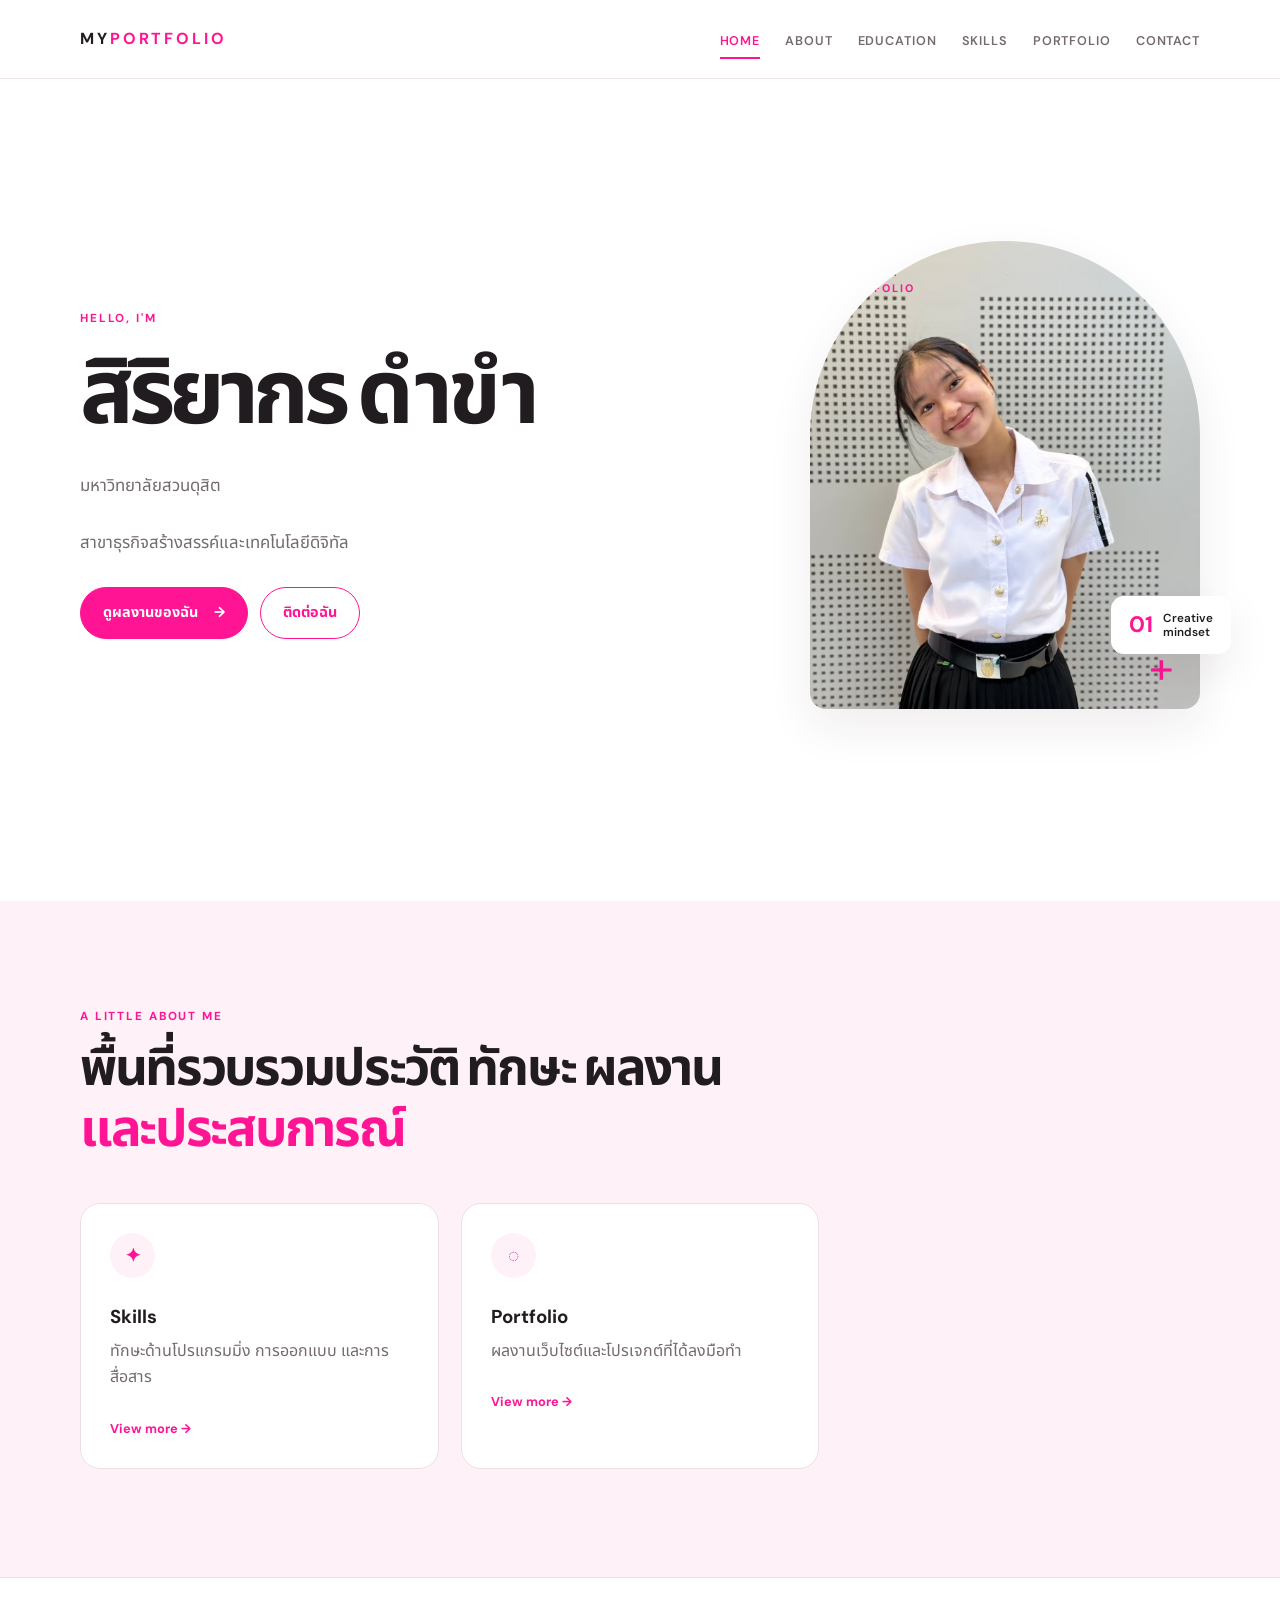
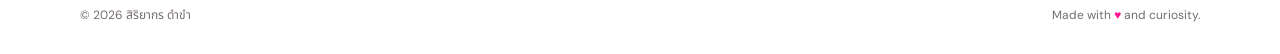
<file: index.html>
<!doctype html>
<html lang="th">
<head>
  <meta charset="utf-8">
  <meta name="viewport" content="width=device-width, initial-scale=1">
  <meta name="description" content="เว็บไซต์ประวัติส่วนตัวและแฟ้มสะสมผลงานของนักศึกษา">
  <title>หน้าแรก | My Personal Portfolio</title>
  <link rel="stylesheet" href="css/style.css">
</head>
<body data-page="home">
  <header class="site-header">
    <div class="container nav-wrap">
      <a class="brand" href="index.html" aria-label="กลับหน้าแรก">MY<span>PORTFOLIO</span></a>
      <button class="menu-toggle" type="button" aria-expanded="false" aria-controls="site-nav" aria-label="เปิดเมนู">☰</button>
      <nav id="site-nav" class="site-nav" aria-label="เมนูหลัก">
        <a data-nav="home" href="index.html">Home</a>
        <a data-nav="about" href="about.html">About</a>
        <a data-nav="education" href="education.html">Education</a>
        <a data-nav="skills" href="skills.html">Skills</a>
        <a data-nav="portfolio" href="portfolio.html">Portfolio</a>
        <a data-nav="contact" href="contact.html">Contact</a>
      </nav>
    </div>
  </header>

  <main>
    <section class="hero section">
      <div class="container hero-grid">
        <div class="hero-copy reveal">
          <p class="eyebrow">HELLO, I'M</p>
          <!-- แก้ชื่อ-นามสกุลตรงนี้ -->
          <h1>สิริยากร ดำขำ<br></h1>
          <p class="lead">มหาวิทยาลัยสวนดุสิต</p>
          <p class="lead">สาขาธุรกิจสร้างสรรค์และเทคโนโลยีดิจิทัล</p>
          <div class="button-row">
            <a class="button" href="portfolio.html">ดูผลงานของฉัน <span aria-hidden="true">→</span></a>
            <a class="button button-outline" href="contact.html">ติดต่อฉัน</a>
          </div>
        </div>
        <div class="hero-visual reveal reveal-delay">
          <div class="portrait-frame">
            <span class="portrait-label">STUDENT<br>PORTFOLIO</span>
            <img src="assets/me.jpg" alt="รูปนักศึกษาชุดถูกระเบียบ — เปลี่ยนเป็นรูปของคุณได้ที่ assets/profile-placeholder.svg">
            <span class="portrait-mark" aria-hidden="true">+</span>
          </div>
          <div class="floating-note"><strong>01</strong><span>Creative<br>mindset</span></div>
        </div>
      </div>
    </section>

    <section class="section section-soft">
      <div class="container">
        <div class="section-heading reveal">
          <p class="eyebrow">A LITTLE ABOUT ME</p>
          <h2>พื้นที่รวบรวมประวัติ ทักษะ ผลงาน<br><span>และประสบการณ์</span></h2>
        </div>
        <div class="card-grid three-cols home-cards">
          <a class="feature-card card-hover reveal" href="skills.html"><span class="card-icon">✦</span><h3>Skills</h3><p>ทักษะด้านโปรแกรมมิ่ง การออกแบบ และการสื่อสาร</p><span class="card-arrow">View more →</span></a>
          <a class="feature-card card-hover reveal reveal-delay" href="portfolio.html"><span class="card-icon">◌</span><h3>Portfolio</h3><p>ผลงานเว็บไซต์และโปรเจกต์ที่ได้ลงมือทำ</p><span class="card-arrow">View more →</span></a>
        </div>
      </div>
    </section>
  </main>

  <footer class="site-footer"><div class="container footer-inner"><p>© <span data-year></span> สิริยากร ดำขำ </p><p>Made with <span class="pink">♥</span> and curiosity.</p></div></footer>
  <script src="js/script.js"></script>
</body>
</html>
</file>
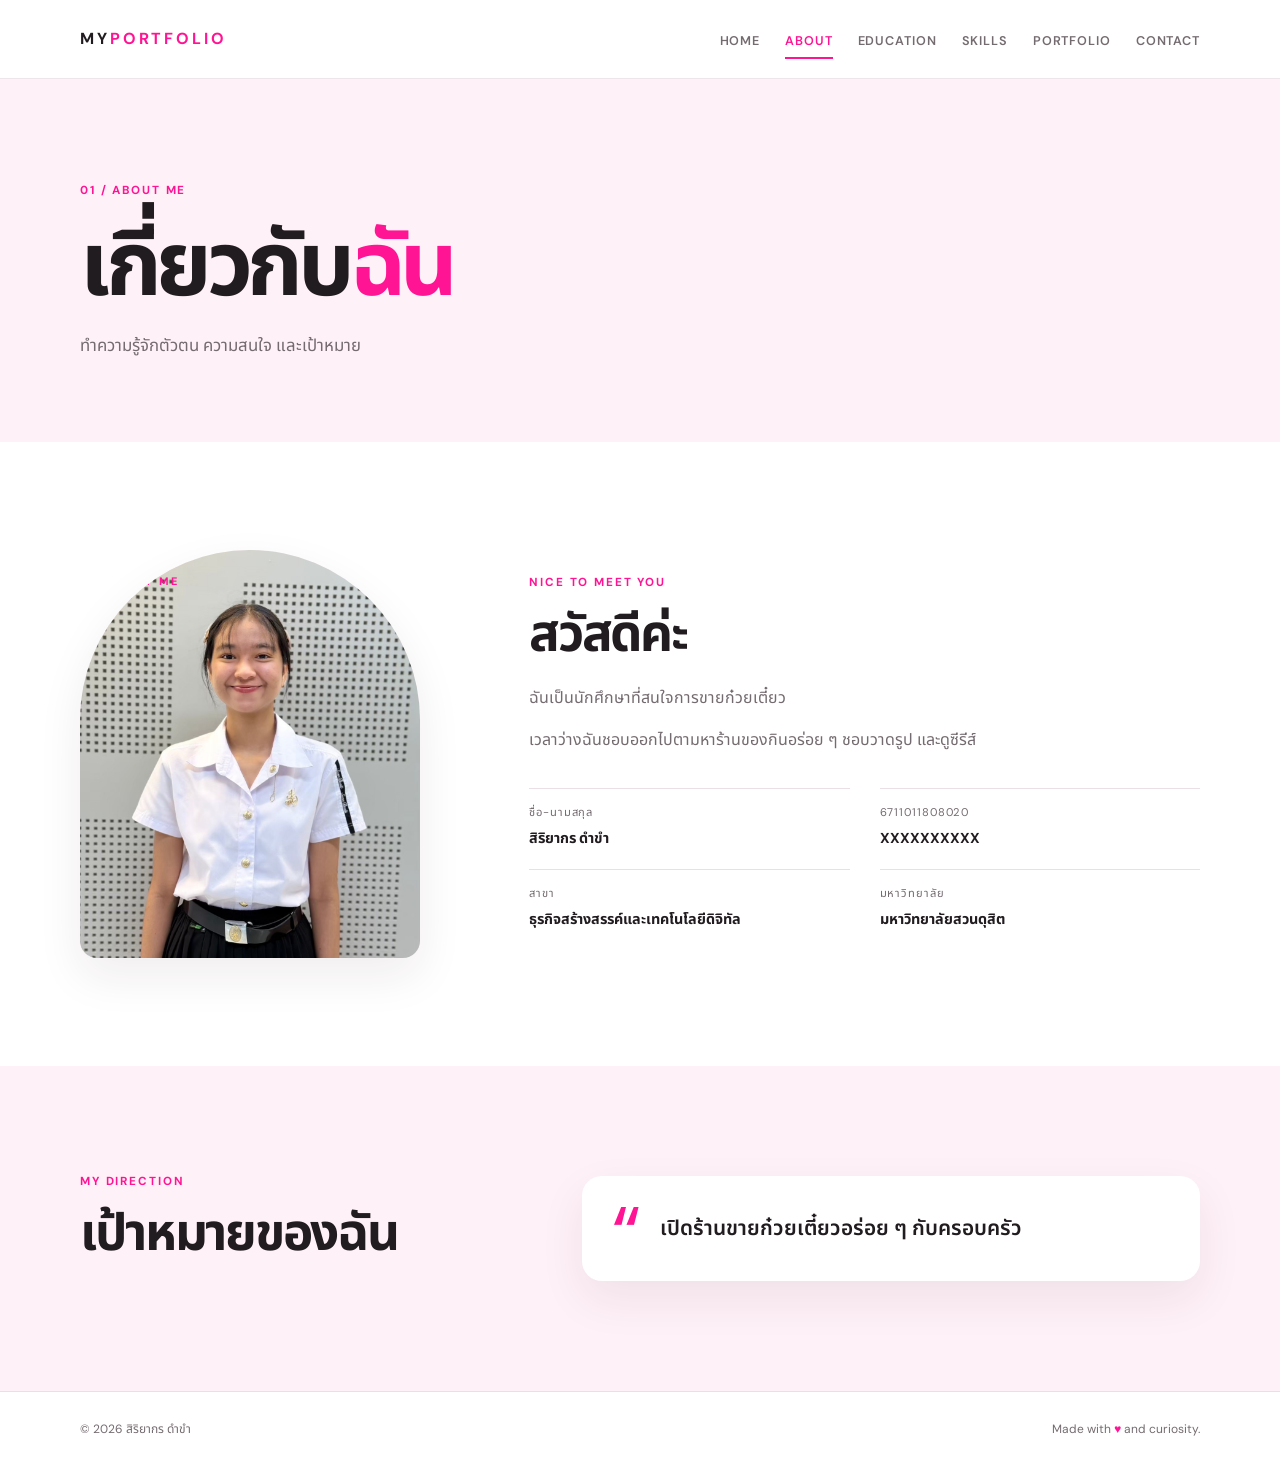
<file: about.html>
<!doctype html>
<html lang="th">
<head><meta charset="utf-8"><meta name="viewport" content="width=device-width, initial-scale=1"><meta name="description" content="ข้อมูลส่วนตัวและความสนใจ"><title>เกี่ยวกับฉัน | My Personal Portfolio</title><link rel="stylesheet" href="css/style.css"></head>
<body data-page="about">
  <header class="site-header"><div class="container nav-wrap"><a class="brand" href="index.html">MY<span>PORTFOLIO</span></a><button class="menu-toggle" type="button" aria-expanded="false" aria-controls="site-nav" aria-label="เปิดเมนู">☰</button><nav id="site-nav" class="site-nav" aria-label="เมนูหลัก"><a data-nav="home" href="index.html">Home</a><a data-nav="about" href="about.html">About</a><a data-nav="education" href="education.html">Education</a><a data-nav="skills" href="skills.html">Skills</a><a data-nav="portfolio" href="portfolio.html">Portfolio</a><a data-nav="contact" href="contact.html">Contact</a></nav></div></header>
  <main>
    <section class="page-hero"><div class="container"><p class="eyebrow">01 / ABOUT ME</p><h1>เกี่ยวกับ<span>ฉัน</span></h1><p class="page-intro">ทำความรู้จักตัวตน ความสนใจ และเป้าหมาย</p></div></section>
    <section class="section"><div class="container about-grid">
      <div class="about-photo reveal"><div class="portrait-frame portrait-small"><span class="portrait-label">ABOUT ME</span><img src="assets/me2.jpg" alt="รูปนักศึกษาชุดถูกระเบียบ"></div></div>
      <div class="about-content reveal reveal-delay"><p class="eyebrow">NICE TO MEET YOU</p><h2>สวัสดีค่ะ<br></h2><p>ฉันเป็นนักศึกษาที่สนใจการขายก๋วยเตี๋ยว</p><p>เวลาว่างฉันชอบออกไปตามหาร้านของกินอร่อย ๆ ชอบวาดรูป และดูซีรีส์</p><div class="info-list"><div><span>ชื่อ-นามสกุล</span><strong>สิริยากร ดำขำ</strong></div><div><span>6711011808020</span><strong>XXXXXXXXXX</strong></div><div><span>สาขา</span><strong>ธุรกิจสร้างสรรค์และเทคโนโลยีดิจิทัล</strong></div><div><span>มหาวิทยาลัย</span><strong>มหาวิทยาลัยสวนดุสิต</strong></div></div></div>
    </div></section>
    <section class="section section-soft"><div class="container two-col"><div><p class="eyebrow">MY DIRECTION</p><h2>เป้าหมายของฉัน</h2></div><div class="quote-card"><span class="quote-mark">“</span><p>เปิดร้านขายก๋วยเตี๋ยวอร่อย ๆ กับครอบครัว</p></div></div></section>
  </main>
  <footer class="site-footer"><div class="container footer-inner"><p>© <span data-year></span> สิริยากร ดำขำ</p><p>Made with <span class="pink">♥</span> and curiosity.</p></div></footer><script src="js/script.js"></script>
</body></html>
</file>
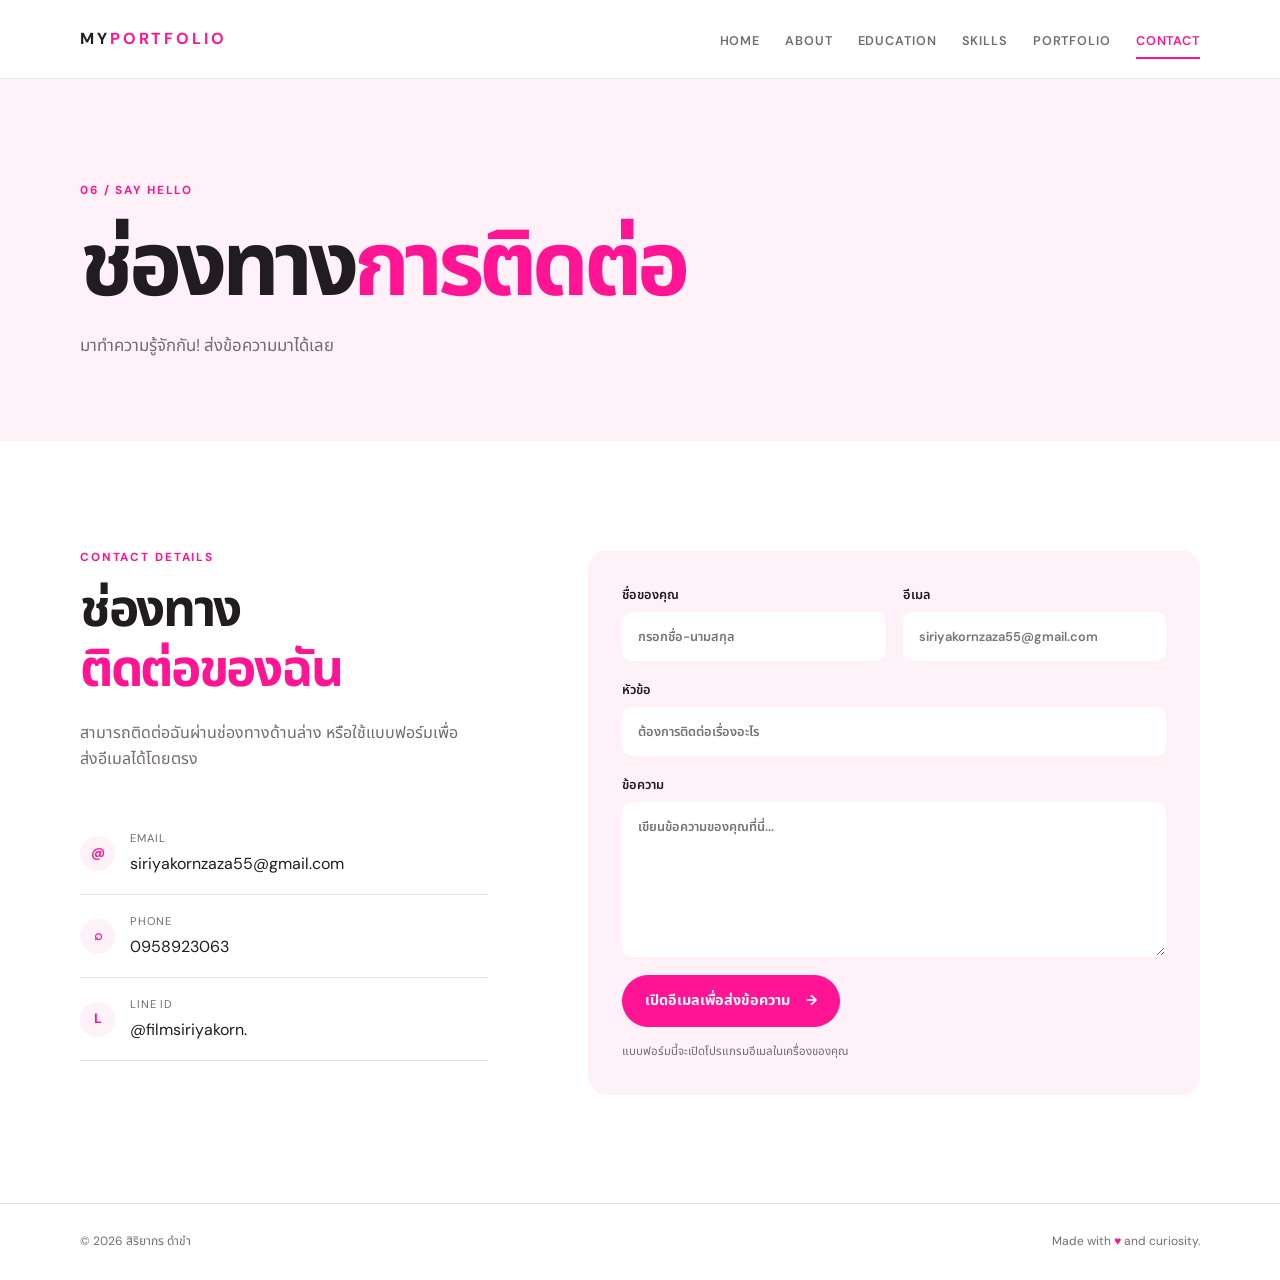
<file: contact.html>
<!doctype html>
<html lang="th">
<head><meta charset="utf-8"><meta name="viewport" content="width=device-width, initial-scale=1"><meta name="description" content="ช่องทางการติดต่อ"><title>ติดต่อ | My Personal Portfolio</title><link rel="stylesheet" href="css/style.css"></head>
<body data-page="contact">
  <header class="site-header"><div class="container nav-wrap"><a class="brand" href="index.html">MY<span>PORTFOLIO</span></a><button class="menu-toggle" type="button" aria-expanded="false" aria-controls="site-nav" aria-label="เปิดเมนู">☰</button><nav id="site-nav" class="site-nav" aria-label="เมนูหลัก"><a data-nav="home" href="index.html">Home</a><a data-nav="about" href="about.html">About</a><a data-nav="education" href="education.html">Education</a><a data-nav="skills" href="skills.html">Skills</a><a data-nav="portfolio" href="portfolio.html">Portfolio</a><a data-nav="contact" href="contact.html">Contact</a></nav></div></header>
  <main><section class="page-hero"><div class="container"><p class="eyebrow">06 / SAY HELLO</p><h1>ช่องทาง<span>การติดต่อ</span></h1><p class="page-intro">มาทำความรู้จักกัน! ส่งข้อความมาได้เลย</p></div></section>
    <section class="section"><div class="container contact-grid"><div class="contact-info reveal"><p class="eyebrow">CONTACT DETAILS</p><h2>ช่องทาง<br><span>ติดต่อของฉัน</span></h2><p>สามารถติดต่อฉันผ่านช่องทางด้านล่าง หรือใช้แบบฟอร์มเพื่อส่งอีเมลได้โดยตรง</p><div class="contact-list"><a href="mailto:siriyakornzaza55@gmail.com"><span class="contact-icon">@</span><span><small>Email</small>siriyakornzaza55@gmail.com</span></a><a href="tel:+66000000000"><span class="contact-icon">⌕</span><span><small>Phone</small>0958923063</span></a><a href="https://line.me/ti/p/dykadO_sah" target="_blank" rel="noreferrer"><span class="contact-icon">L</span><span><small>Line ID</small>@filmsiriyakorn.</span></a></div></div>
      <form class="contact-form reveal reveal-delay" data-contact-form><div class="form-row"><label for="name">ชื่อของคุณ<input id="name" name="name" type="text" placeholder="กรอกชื่อ-นามสกุล" required></label><label for="email">อีเมล<input id="email" name="email" type="email" placeholder="siriyakornzaza55@gmail.com" required></label></div><label for="subject">หัวข้อ<input id="subject" name="subject" type="text" placeholder="ต้องการติดต่อเรื่องอะไร"></label><label for="message">ข้อความ<textarea id="message" name="message" rows="6" placeholder="เขียนข้อความของคุณที่นี่..." required></textarea></label><button class="button" type="submit">เปิดอีเมลเพื่อส่งข้อความ <span aria-hidden="true">→</span></button><p class="form-note" data-form-status>แบบฟอร์มนี้จะเปิดโปรแกรมอีเมลในเครื่องของคุณ</p></form>
    </div></section>
  </main><footer class="site-footer"><div class="container footer-inner"><p>© <span data-year></span> สิริยากร ดำขำ</p><p>Made with <span class="pink">♥</span> and curiosity.</p></div></footer><script src="js/script.js"></script>
</body></html>
</file>
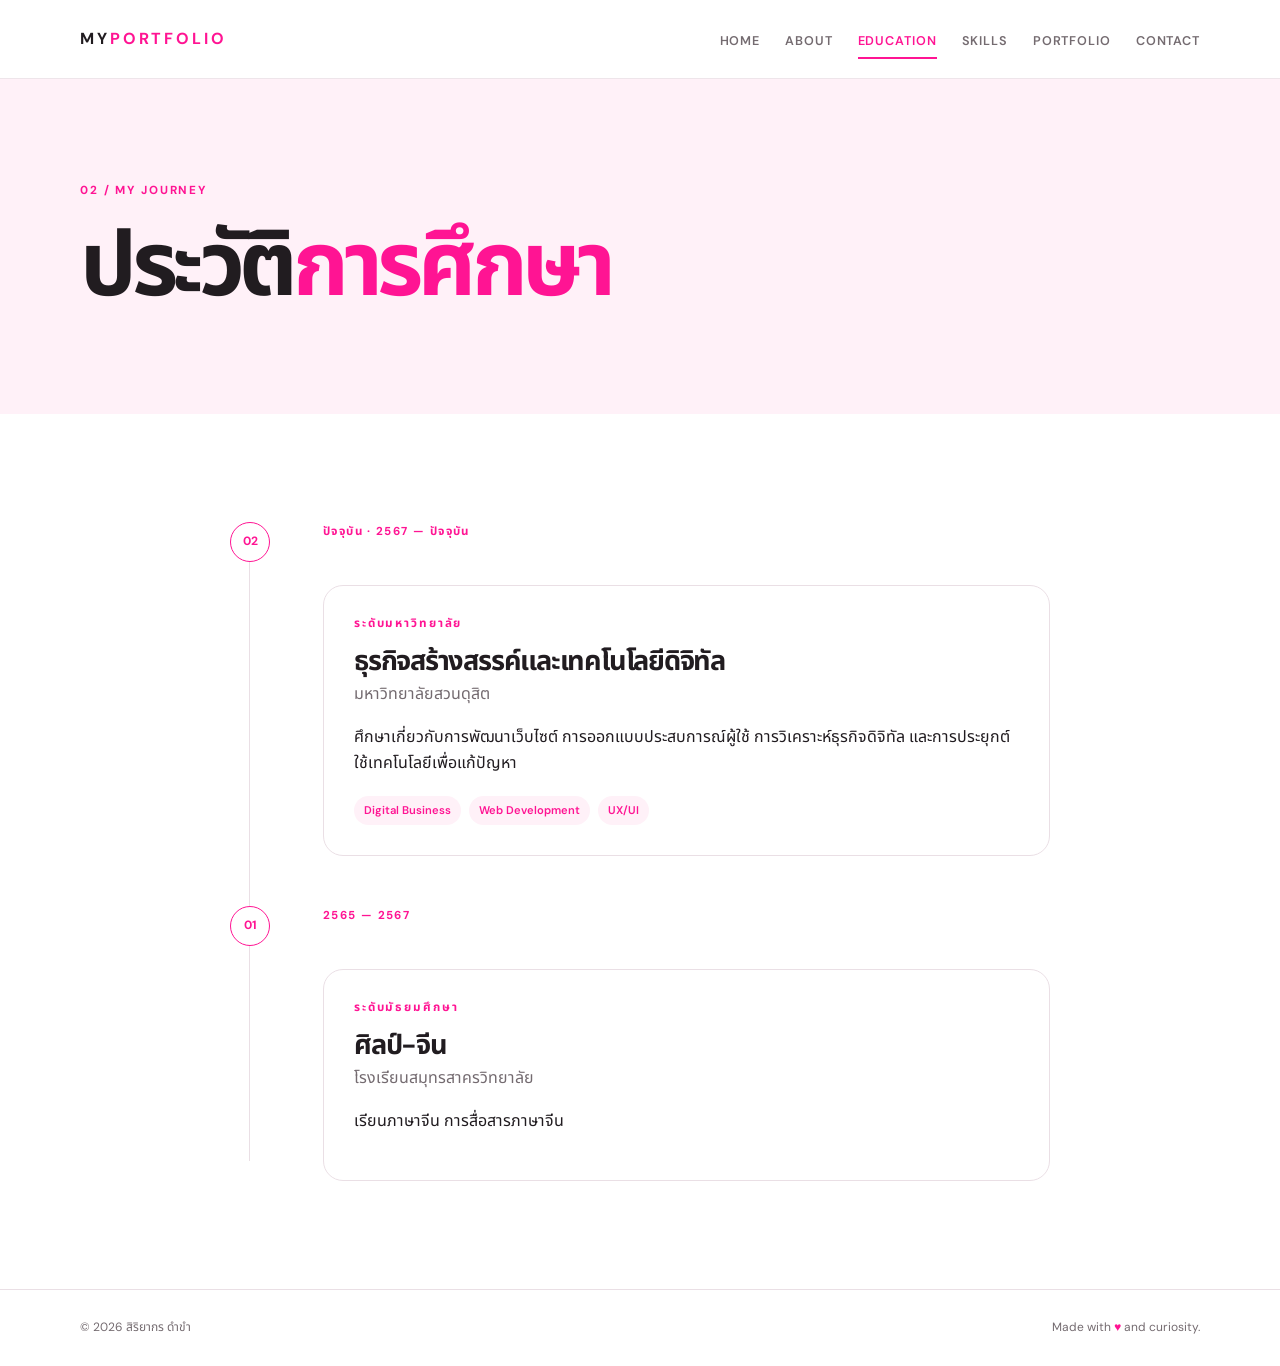
<file: education.html>
<!doctype html>
<html lang="th">
<head><meta charset="utf-8"><meta name="viewport" content="width=device-width, initial-scale=1"><meta name="description" content="ประวัติการศึกษาระดับมัธยมและมหาวิทยาลัย"><title>ประวัติการศึกษา | My Personal Portfolio</title><link rel="stylesheet" href="css/style.css"></head>
<body data-page="education">
  <header class="site-header"><div class="container nav-wrap"><a class="brand" href="index.html">MY<span>PORTFOLIO</span></a><button class="menu-toggle" type="button" aria-expanded="false" aria-controls="site-nav" aria-label="เปิดเมนู">☰</button><nav id="site-nav" class="site-nav" aria-label="เมนูหลัก"><a data-nav="home" href="index.html">Home</a><a data-nav="about" href="about.html">About</a><a data-nav="education" href="education.html">Education</a><a data-nav="skills" href="skills.html">Skills</a><a data-nav="portfolio" href="portfolio.html">Portfolio</a><a data-nav="contact" href="contact.html">Contact</a></nav></div></header>
  <main><section class="page-hero"><div class="container"><p class="eyebrow">02 / MY JOURNEY</p><h1>ประวัติ<span>การศึกษา</span></h1><p class="page-intro"></p></div></section>
    <section class="section"><div class="container narrow"><div class="timeline">
      <article class="timeline-item reveal"><div class="timeline-dot">02</div><div class="timeline-date">ปัจจุบัน · 2567 — ปัจจุบัน</div><div class="timeline-card card-hover"><p class="eyebrow">ระดับมหาวิทยาลัย</p><h2>ธุรกิจสร้างสรรค์และเทคโนโลยีดิจิทัล</h2><p class="muted">มหาวิทยาลัยสวนดุสิต</p><p>ศึกษาเกี่ยวกับการพัฒนาเว็บไซต์ การออกแบบประสบการณ์ผู้ใช้ การวิเคราะห์ธุรกิจดิจิทัล และการประยุกต์ใช้เทคโนโลยีเพื่อแก้ปัญหา</p><div class="tag-list"><span>Digital Business</span><span>Web Development</span><span>UX/UI</span></div></div></article>
      <article class="timeline-item reveal reveal-delay"><div class="timeline-dot">01</div><div class="timeline-date">2565 — 2567</div><div class="timeline-card card-hover"><p class="eyebrow">ระดับมัธยมศึกษา</p><h2>ศิลป์-จีน</h2><p class="muted">โรงเรียนสมุทรสาครวิทยาลัย</p><p>เรียนภาษาจีน การสื่อสารภาษาจีน</p></article>
    </div></div></section>
    
  </main><footer class="site-footer"><div class="container footer-inner"><p>© <span data-year></span> สิริยากร ดำขำ</p><p>Made with <span class="pink">♥</span> and curiosity.</p></div></footer><script src="js/script.js"></script>
</body></html>
</file>
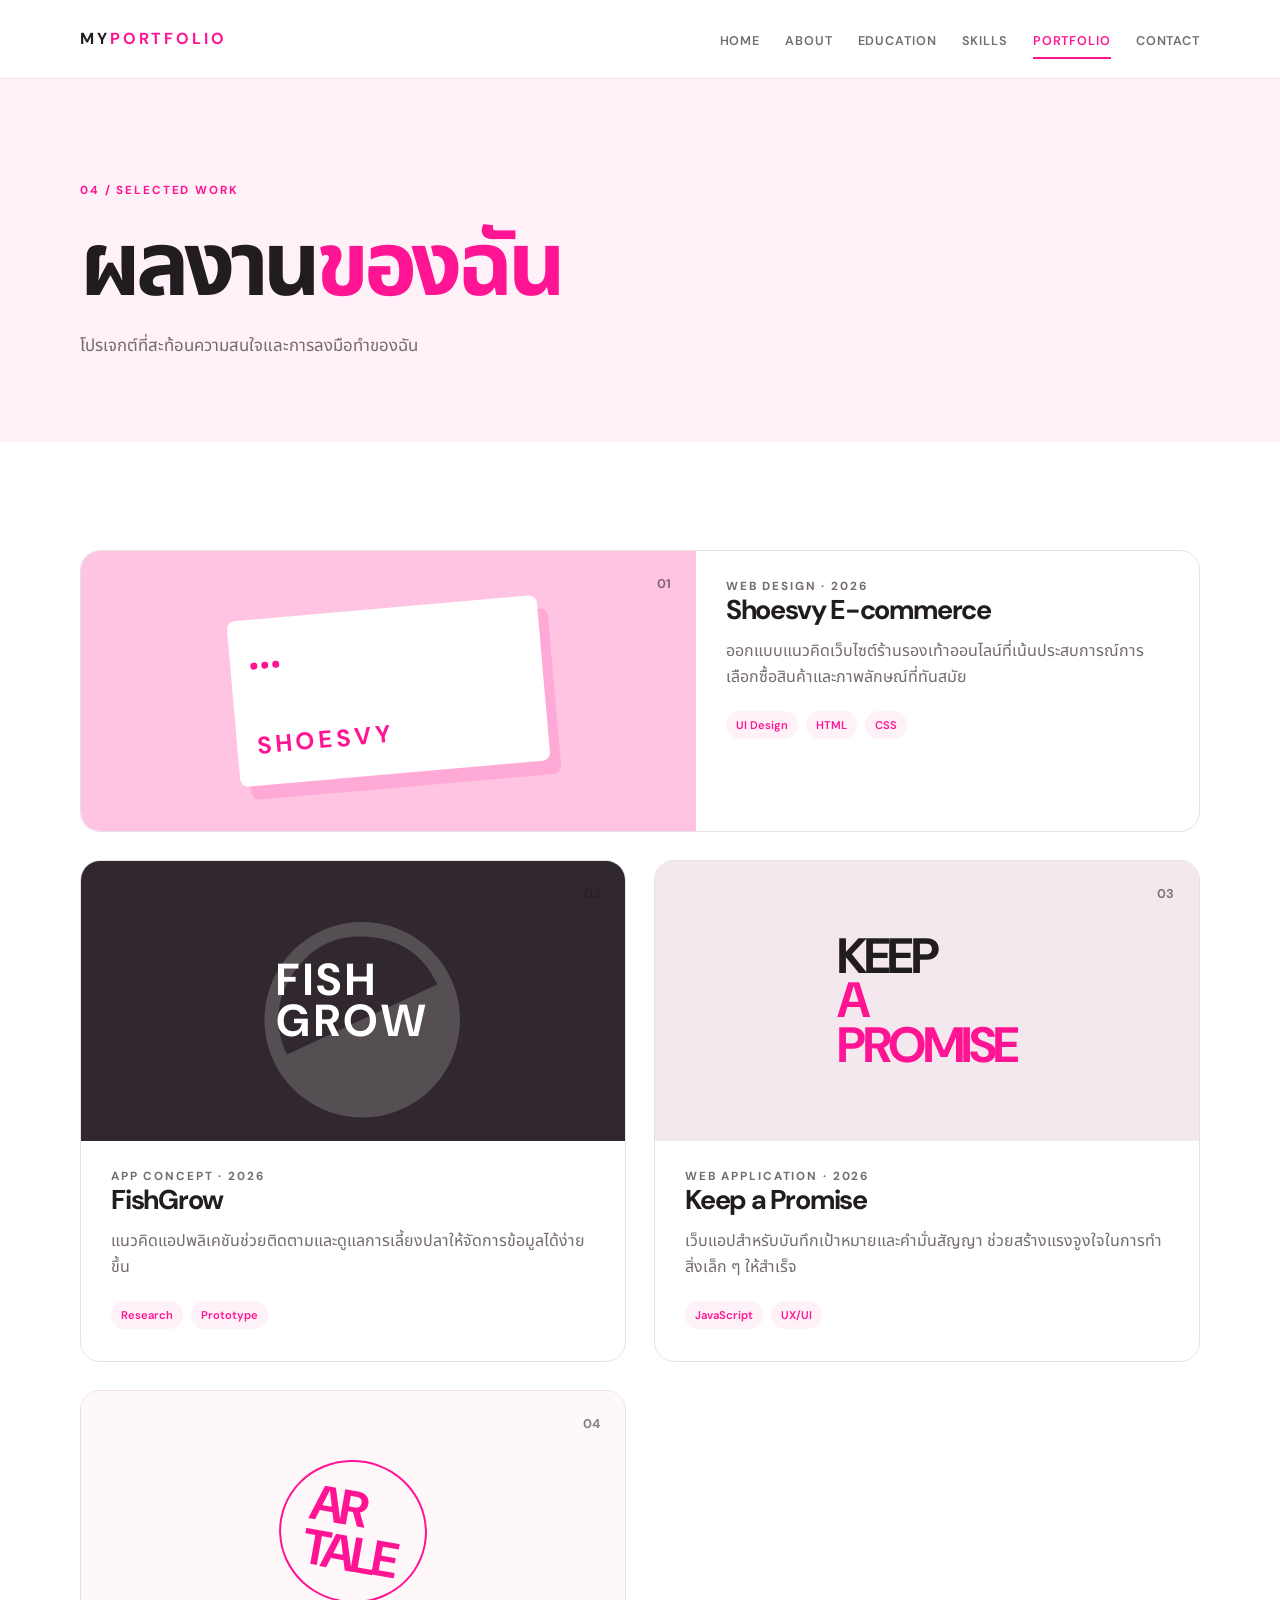
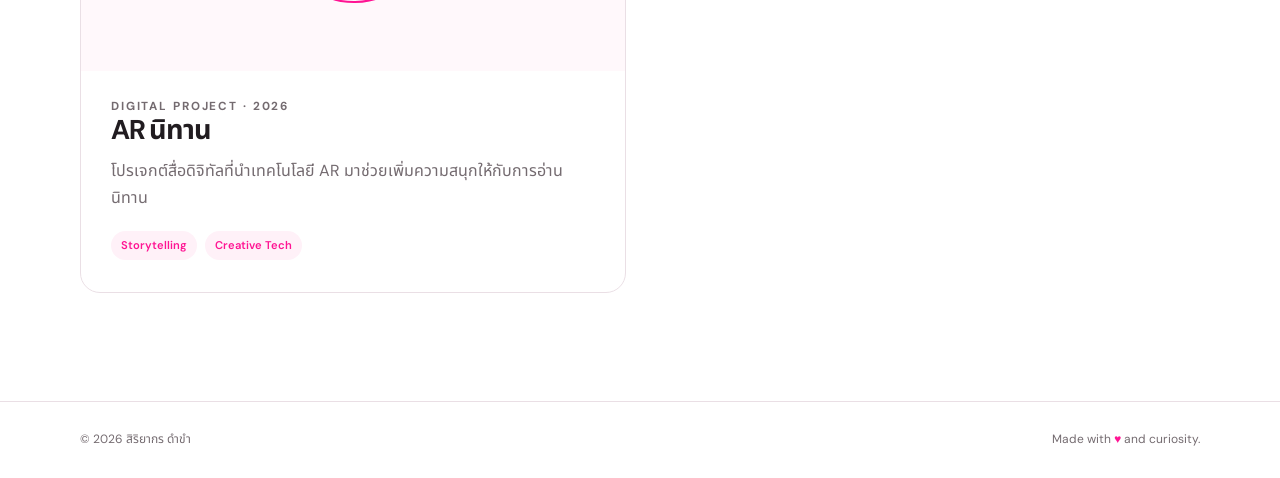
<file: portfolio.html>
<!doctype html>
<html lang="th">
<head><meta charset="utf-8"><meta name="viewport" content="width=device-width, initial-scale=1"><meta name="description" content="ผลงานและโปรเจกต์ส่วนตัว"><title>ผลงาน | My Personal Portfolio</title><link rel="stylesheet" href="css/style.css"></head>
<body data-page="portfolio">
  <header class="site-header"><div class="container nav-wrap"><a class="brand" href="index.html">MY<span>PORTFOLIO</span></a><button class="menu-toggle" type="button" aria-expanded="false" aria-controls="site-nav" aria-label="เปิดเมนู">☰</button><nav id="site-nav" class="site-nav" aria-label="เมนูหลัก"><a data-nav="home" href="index.html">Home</a><a data-nav="about" href="about.html">About</a><a data-nav="education" href="education.html">Education</a><a data-nav="skills" href="skills.html">Skills</a><a data-nav="portfolio" href="portfolio.html">Portfolio</a><a data-nav="contact" href="contact.html">Contact</a></nav></div></header>
  <main><section class="page-hero"><div class="container"><p class="eyebrow">04 / SELECTED WORK</p><h1>ผลงาน<span>ของฉัน</span></h1><p class="page-intro">โปรเจกต์ที่สะท้อนความสนใจและการลงมือทำของฉัน</p></div></section>
    <section class="section"><div class="container project-grid">
      <article class="project-card project-featured card-hover reveal"><div class="project-visual visual-pink"><span>01</span><div class="mock-window"><div></div><div></div><div></div><strong>SHOESVY</strong></div></div><div class="project-body"><p class="eyebrow">WEB DESIGN · 2026</p><h2>Shoesvy E-commerce</h2><p>ออกแบบแนวคิดเว็บไซต์ร้านรองเท้าออนไลน์ที่เน้นประสบการณ์การเลือกซื้อสินค้าและภาพลักษณ์ที่ทันสมัย</p><div class="tag-list"><span>UI Design</span><span>HTML</span><span>CSS</span></div></div></article>
      <article class="project-card card-hover reveal reveal-delay"><div class="project-visual visual-dark"><span>02</span><div class="fish-shape">◒</div><strong>FISH<br>GROW</strong></div><div class="project-body"><p class="eyebrow">APP CONCEPT · 2026</p><h2>FishGrow</h2><p>แนวคิดแอปพลิเคชันช่วยติดตามและดูแลการเลี้ยงปลาให้จัดการข้อมูลได้ง่ายขึ้น</p><div class="tag-list"><span>Research</span><span>Prototype</span></div></div></article>
      <article class="project-card card-hover reveal"><div class="project-visual visual-light"><span>03</span><div class="promise-lines">KEEP<br><b>A<br>PROMISE</b></div></div><div class="project-body"><p class="eyebrow">WEB APPLICATION · 2026</p><h2>Keep a Promise</h2><p>เว็บแอปสำหรับบันทึกเป้าหมายและคำมั่นสัญญา ช่วยสร้างแรงจูงใจในการทำสิ่งเล็ก ๆ ให้สำเร็จ</p><div class="tag-list"><span>JavaScript</span><span>UX/UI</span></div></div></article>
      <article class="project-card card-hover reveal reveal-delay"><div class="project-visual visual-outline"><span>04</span><div class="ar-text">AR<br>TALE</div></div><div class="project-body"><p class="eyebrow">DIGITAL PROJECT · 2026</p><h2>AR นิทาน</h2><p>โปรเจกต์สื่อดิจิทัลที่นำเทคโนโลยี AR มาช่วยเพิ่มความสนุกให้กับการอ่านนิทาน</p><div class="tag-list"><span>Storytelling</span><span>Creative Tech</span></div></div></article>
    </div></section>
  </main><footer class="site-footer"><div class="container footer-inner"><p>© <span data-year></span> สิริยากร ดำขำ</p><p>Made with <span class="pink">♥</span> and curiosity.</p></div></footer><script src="js/script.js"></script>
</body></html>
</file>
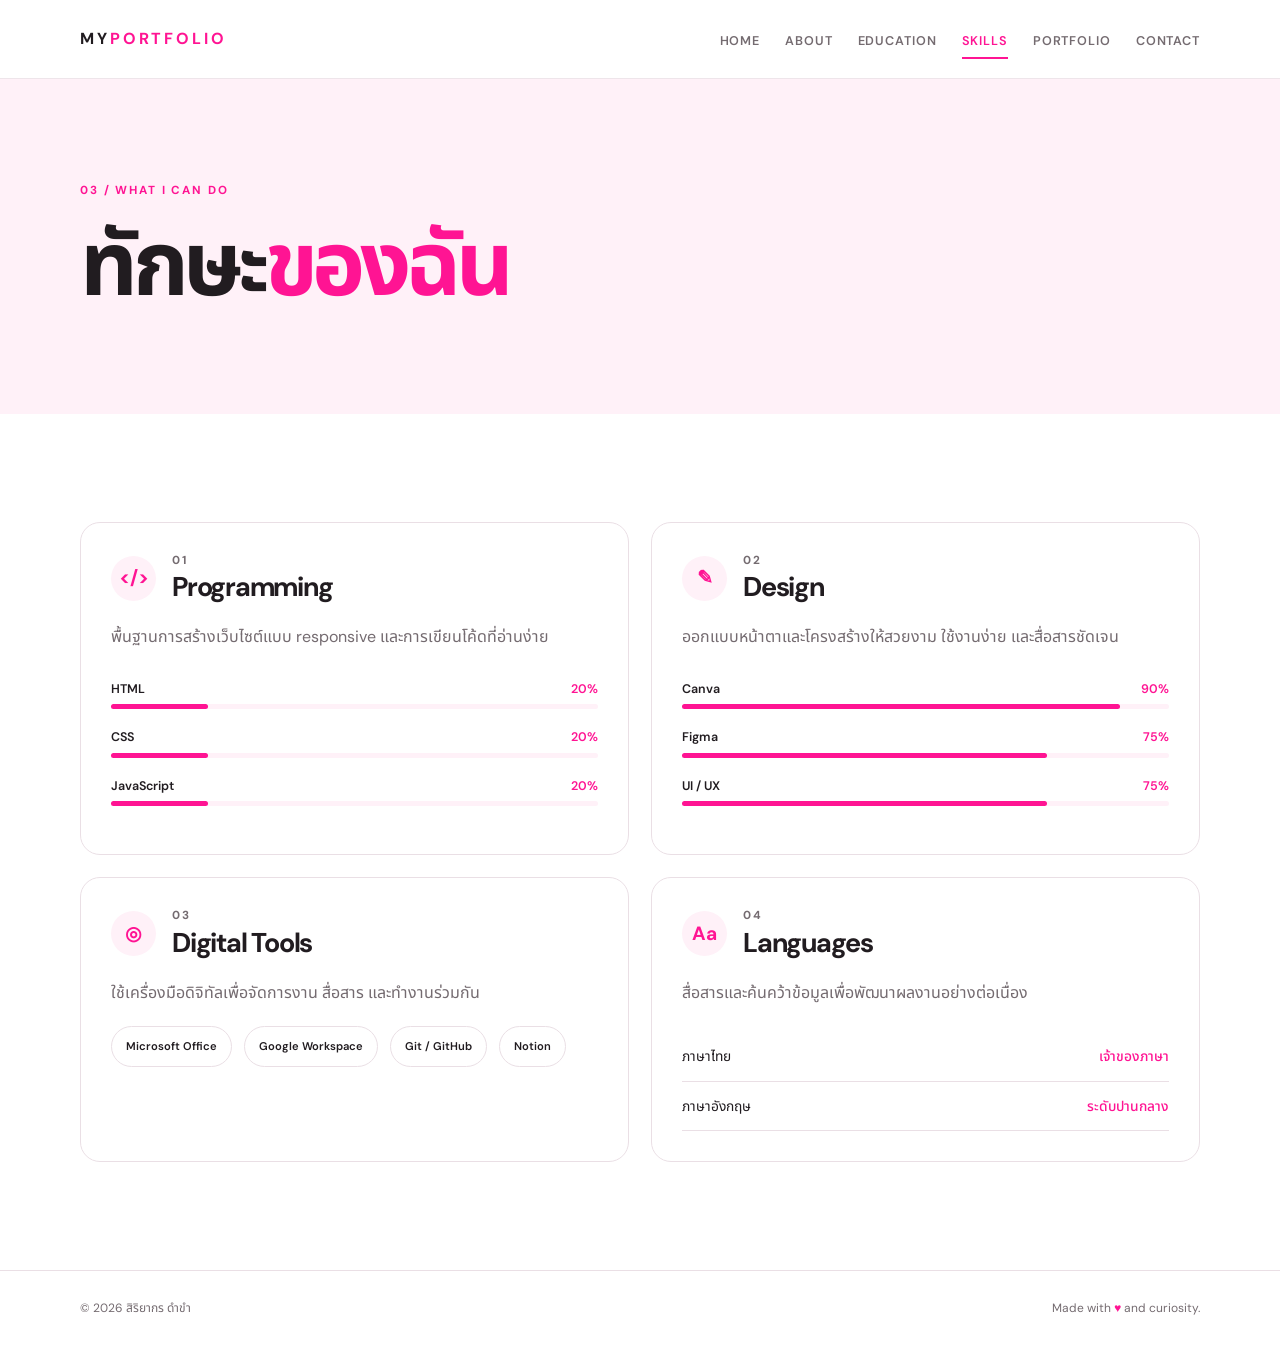
<file: skills.html>
<!doctype html>
<html lang="th">
<head><meta charset="utf-8"><meta name="viewport" content="width=device-width, initial-scale=1"><meta name="description" content="ทักษะด้านโปรแกรมมิ่ง การออกแบบ ภาษา และดิจิทัล"><title>ทักษะ | My Personal Portfolio</title><link rel="stylesheet" href="css/style.css"></head>
<body data-page="skills">
  <header class="site-header"><div class="container nav-wrap"><a class="brand" href="index.html">MY<span>PORTFOLIO</span></a><button class="menu-toggle" type="button" aria-expanded="false" aria-controls="site-nav" aria-label="เปิดเมนู">☰</button><nav id="site-nav" class="site-nav" aria-label="เมนูหลัก"><a data-nav="home" href="index.html">Home</a><a data-nav="about" href="about.html">About</a><a data-nav="education" href="education.html">Education</a><a data-nav="skills" href="skills.html">Skills</a><a data-nav="portfolio" href="portfolio.html">Portfolio</a><a data-nav="contact" href="contact.html">Contact</a></nav></div></header>
  <main><section class="page-hero"><div class="container"><p class="eyebrow">03 / WHAT I CAN DO</p><h1>ทักษะ<span>ของฉัน</span></h1></div></section>
    <section class="section"><div class="container card-grid two-cols">
      <article class="skill-card card-hover reveal"><div class="skill-heading"><span class="card-icon">&lt;/&gt;</span><div><p class="eyebrow">01</p><h2>Programming</h2></div></div><p>พื้นฐานการสร้างเว็บไซต์แบบ responsive และการเขียนโค้ดที่อ่านง่าย</p><div class="skill-bars"><div class="skill-row"><span>HTML</span><b>20%</b><i><em style="width:20%"></em></i></div><div class="skill-row"><span>CSS</span><b>20%</b><i><em style="width:20%"></em></i></div><div class="skill-row"><span>JavaScript</span><b>20%</b><i><em style="width:20%"></em></i></div></div></article>
      <article class="skill-card card-hover reveal reveal-delay"><div class="skill-heading"><span class="card-icon">✎</span><div><p class="eyebrow">02</p><h2>Design</h2></div></div><p>ออกแบบหน้าตาและโครงสร้างให้สวยงาม ใช้งานง่าย และสื่อสารชัดเจน</p><div class="skill-bars"><div class="skill-row"><span>Canva</span><b>90%</b><i><em style="width:90%"></em></i></div><div class="skill-row"><span>Figma</span><b>75%</b><i><em style="width:75%"></em></i></div><div class="skill-row"><span>UI / UX</span><b>75%</b><i><em style="width:75%"></em></i></div></div></article>
      <article class="skill-card card-hover reveal"><div class="skill-heading"><span class="card-icon">◎</span><div><p class="eyebrow">03</p><h2>Digital Tools</h2></div></div><p>ใช้เครื่องมือดิจิทัลเพื่อจัดการงาน สื่อสาร และทำงานร่วมกัน</p><div class="tag-list tag-list-large"><span>Microsoft Office</span><span>Google Workspace</span><span>Git / GitHub</span><span>Notion</span></div></article>
      <article class="skill-card card-hover reveal reveal-delay"><div class="skill-heading"><span class="card-icon">Aa</span><div><p class="eyebrow">04</p><h2>Languages</h2></div></div><p>สื่อสารและค้นคว้าข้อมูลเพื่อพัฒนาผลงานอย่างต่อเนื่อง</p><div class="language-list"><div><span>ภาษาไทย</span><b>เจ้าของภาษา</b></div><div><span>ภาษาอังกฤษ</span><b>ระดับปานกลาง</b></div></div></article>
    </div></section>
  </main><footer class="site-footer"><div class="container footer-inner"><p>© <span data-year></span> สิริยากร ดำขำ</p><p>Made with <span class="pink">♥</span> and curiosity.</p></div></footer><script src="js/script.js"></script>
</body></html>
</file>
<file: css/style.css>
@import url('https://fonts.googleapis.com/css2?family=DM+Sans:wght@400;500;600;700&family=Noto+Sans+Thai:wght@400;500;600;700&display=swap');

:root { --pink:#FF1493; --pink-soft:#fff1f8; --ink:#211c20; --muted:#746b70; --line:#eadfe5; --white:#fff; --shadow:0 18px 45px rgba(60,21,44,.08); --radius:20px; }
* { box-sizing:border-box; }
html { scroll-behavior:smooth; }
body { margin:0; color:var(--ink); background:var(--white); font-family:'DM Sans','Noto Sans Thai',Arial,sans-serif; line-height:1.65; }
img { max-width:100%; display:block; }
a { color:inherit; text-decoration:none; }
button,input,textarea { font:inherit; }
.container { width:min(1120px, calc(100% - 48px)); margin:0 auto; }
.narrow { width:min(820px, calc(100% - 48px)); }
.section { padding:108px 0; }
.section-soft { background:var(--pink-soft); }
.site-header { position:relative; z-index:10; background:rgba(255,255,255,.95); border-bottom:1px solid rgba(234,223,229,.8); }
.nav-wrap { min-height:78px; display:flex; align-items:center; justify-content:space-between; gap:28px; }
.brand { font-size:1rem; font-weight:700; letter-spacing:.18em; white-space:nowrap; }
.brand span { color:var(--pink); }
.site-nav { display:flex; align-items:center; gap:25px; }
.site-nav a { position:relative; padding:28px 0 24px; color:var(--muted); font-size:.79rem; font-weight:600; text-transform:uppercase; letter-spacing:.07em; }
.site-nav a::after { position:absolute; content:''; left:0; right:0; bottom:16px; height:2px; background:var(--pink); transform:scaleX(0); transition:transform .25s ease; }
.site-nav a:hover,.site-nav a.active { color:var(--pink); }
.site-nav a:hover::after,.site-nav a.active::after { transform:scaleX(1); }
.menu-toggle { display:none; border:0; background:transparent; color:var(--ink); font-size:1.7rem; cursor:pointer; }
.hero { min-height:calc(100vh - 78px); display:flex; align-items:center; padding:80px 0 110px; }
.hero-grid { display:grid; grid-template-columns:1.1fr .9fr; align-items:center; gap:80px; }
.eyebrow { margin:0 0 14px; color:var(--pink); font-size:.73rem; font-weight:700; letter-spacing:.16em; line-height:1.3; text-transform:uppercase; }
h1,h2,h3,p { margin-top:0; }
h1,h2,h3 { line-height:1.18; }
h1 { margin-bottom:26px; font-size:clamp(3.2rem,7vw,6rem); letter-spacing:-.06em; }
h1 span,h2 span { color:var(--pink); }
h2 { margin-bottom:20px; font-size:clamp(2rem,4vw,3.35rem); letter-spacing:-.045em; }
h3 { margin-bottom:10px; }
.lead { max-width:570px; margin-bottom:30px; color:var(--muted); font-size:1.05rem; }
.button-row { display:flex; flex-wrap:wrap; gap:12px; }
.button { display:inline-flex; align-items:center; justify-content:center; gap:16px; min-height:52px; padding:13px 22px; border:1px solid var(--pink); border-radius:999px; color:var(--white); background:var(--pink); font-size:.9rem; font-weight:700; cursor:pointer; transition:transform .25s ease, box-shadow .25s ease, background .25s ease; }
.button:hover { transform:translateY(-3px); box-shadow:0 12px 22px rgba(255,20,147,.2); }
.button-outline { color:var(--pink); background:var(--white); }
.button-outline:hover { color:var(--white); background:var(--pink); }
.quick-links { display:flex; gap:24px; margin-top:34px; color:var(--muted); font-size:.82rem; font-weight:600; }
.quick-links a { border-bottom:1px solid transparent; transition:color .2s,border .2s; }
.quick-links a:hover { color:var(--pink); border-color:var(--pink); }
.hero-visual { position:relative; width:min(390px,100%); justify-self:end; }
.portrait-frame { position:relative; overflow:hidden; aspect-ratio:5 / 6; border-radius:220px 220px 18px 18px; background:var(--pink-soft); box-shadow:var(--shadow); }
.portrait-frame img { width:100%; height:100%; object-fit:cover; }
.portrait-label { position:absolute; z-index:1; top:23px; left:26px; color:var(--pink); font-size:.68rem; font-weight:700; letter-spacing:.2em; line-height:1.5; }
.portrait-mark { position:absolute; right:26px; bottom:18px; color:var(--pink); font-size:2.8rem; line-height:1; }
.floating-note { position:absolute; right:-31px; bottom:55px; display:flex; align-items:center; gap:10px; padding:15px 18px; border-radius:13px; background:var(--white); box-shadow:var(--shadow); font-size:.73rem; font-weight:600; line-height:1.2; }
.floating-note strong { color:var(--pink); font-size:1.4rem; }
.section-heading { margin-bottom:44px; }
.section-heading h2 { margin-bottom:0; }
.intro-grid { display:grid; grid-template-columns:.9fr 1.1fr; align-items:end; gap:80px; margin-bottom:62px; }
.intro-text { max-width:440px; color:var(--muted); font-size:1.04rem; }
.stats-grid { display:grid; grid-template-columns:repeat(3,1fr); gap:14px; }
.stat-card { padding:25px 20px; border-left:2px solid var(--pink); background:var(--white); }
.stat-card strong { display:block; margin-bottom:4px; color:var(--pink); font-size:2.1rem; letter-spacing:-.05em; }
.stat-card span { color:var(--muted); font-size:.75rem; text-transform:uppercase; letter-spacing:.12em; }
.card-grid { display:grid; gap:22px; }
.three-cols { grid-template-columns:repeat(3,1fr); }
.two-cols { grid-template-columns:repeat(2,1fr); }
.feature-card,.skill-card,.timeline-card,.project-card { display:block; border:1px solid var(--line); border-radius:var(--radius); background:var(--white); }
.feature-card { min-height:245px; padding:29px; }
.card-hover { transition:transform .28s ease, box-shadow .28s ease, border-color .28s ease; }
.card-hover:hover { border-color:rgba(255,20,147,.35); transform:translateY(-7px); box-shadow:var(--shadow); }
.card-icon { display:inline-grid; place-items:center; width:45px; height:45px; margin-bottom:28px; border-radius:50%; color:var(--pink); background:var(--pink-soft); font-size:1.2rem; font-weight:700; }
.feature-card p,.skill-card p,.project-body p,.activity-item p { color:var(--muted); }
.card-arrow { display:block; margin-top:27px; color:var(--pink); font-size:.8rem; font-weight:700; }
.page-hero { padding:104px 0 82px; background:var(--pink-soft); }
.page-hero h1 { margin-bottom:14px; font-size:clamp(3rem,7vw,5.6rem); }
.page-intro { max-width:540px; margin-bottom:0; color:var(--muted); font-size:1.05rem; }
.about-grid { display:grid; grid-template-columns:.7fr 1.3fr; align-items:center; gap:88px; }
.about-photo { max-width:340px; }
.portrait-small { border-radius:180px 180px 18px 18px; }
.about-content > p:not(.eyebrow) { max-width:650px; color:var(--muted); }
.info-list { display:grid; grid-template-columns:repeat(2,1fr); gap:18px 30px; margin-top:35px; }
.info-list div { padding-top:14px; border-top:1px solid var(--line); }
.info-list span,.contact-list small { display:block; margin-bottom:3px; color:var(--muted); font-size:.7rem; letter-spacing:.08em; text-transform:uppercase; }
.info-list strong { font-size:.9rem; }
.two-col { display:grid; grid-template-columns:.8fr 1.2fr; align-items:center; gap:90px; }
.quote-card { position:relative; padding:35px 38px 35px 78px; border-radius:var(--radius); background:var(--white); box-shadow:var(--shadow); }
.quote-card p { margin:0; font-size:1.3rem; font-weight:600; }
.quote-mark { position:absolute; top:20px; left:30px; color:var(--pink); font-size:5rem; line-height:1; }
.timeline { position:relative; }
.timeline::before { position:absolute; top:20px; bottom:20px; left:19px; width:1px; background:var(--line); content:''; }
.timeline-item { position:relative; display:grid; grid-template-columns:70px 1fr; gap:23px; margin-bottom:50px; }
.timeline-item:last-child { margin-bottom:0; }
.timeline-dot { position:relative; z-index:1; display:grid; place-items:center; width:40px; height:40px; border:1px solid var(--pink); border-radius:50%; color:var(--pink); background:var(--white); font-size:.75rem; font-weight:700; }
.timeline-date { grid-column:2; margin-bottom:10px; color:var(--pink); font-size:.72rem; font-weight:700; letter-spacing:.12em; text-transform:uppercase; }
.timeline-card { grid-column:2; padding:30px; }
.timeline-card h2 { margin-bottom:4px; font-size:1.7rem; }
.muted { color:var(--muted); }
.tag-list { display:flex; flex-wrap:wrap; gap:8px; margin-top:20px; }
.tag-list span { padding:5px 10px; border-radius:999px; color:var(--pink); background:var(--pink-soft); font-size:.7rem; font-weight:600; }
.large-copy { max-width:530px; color:var(--muted); font-size:1.2rem; }
.skill-card { padding:30px; }
.skill-heading { display:flex; align-items:center; gap:16px; margin-bottom:21px; }
.skill-heading .card-icon { flex:none; margin:0; }
.skill-heading .eyebrow { margin-bottom:3px; }
.skill-heading h2 { margin:0; font-size:1.7rem; }
.skill-bars { margin-top:28px; }
.skill-row { position:relative; display:grid; grid-template-columns:1fr auto; gap:5px; margin-bottom:18px; font-size:.78rem; font-weight:600; }
.skill-row b { color:var(--pink); font-weight:600; }
.skill-row i { grid-column:1/-1; height:5px; border-radius:99px; background:var(--pink-soft); }
.skill-row em { display:block; height:100%; border-radius:99px; background:var(--pink); }
.tag-list-large { gap:12px; }
.tag-list-large span { padding:10px 14px; border:1px solid var(--line); color:var(--ink); background:var(--white); }
.language-list { margin-top:26px; }
.language-list div { display:flex; justify-content:space-between; padding:13px 0; border-bottom:1px solid var(--line); font-size:.86rem; }
.language-list b { color:var(--pink); font-weight:500; }
.project-grid { display:grid; grid-template-columns:repeat(2,1fr); gap:28px; }
.project-card { overflow:hidden; }
.project-featured { grid-column:span 2; display:grid; grid-template-columns:1.1fr .9fr; }
.project-visual { position:relative; min-height:280px; overflow:hidden; padding:25px; }
.project-visual > span { position:absolute; top:22px; right:25px; color:rgba(33,28,32,.55); font-size:.8rem; font-weight:700; }
.visual-pink { display:grid; place-items:center; background:#ffc4e1; }
.visual-dark { display:grid; place-items:center; color:var(--white); background:#30282e; }
.visual-light { display:grid; place-items:center; background:#f2e8ed; }
.visual-outline { display:grid; place-items:center; color:var(--pink); background:#fff8fb; }
.mock-window { width:55%; padding:32px 20px 20px; border-radius:8px; background:var(--white); box-shadow:10px 14px 0 rgba(255,20,147,.14); transform:rotate(-5deg); }
.mock-window div { display:inline-block; width:7px; height:7px; margin-right:4px; border-radius:50%; background:var(--pink); }
.mock-window strong { display:block; margin-top:48px; color:var(--pink); font-size:1.5rem; letter-spacing:.16em; }
.fish-shape { position:absolute; font-size:16rem; line-height:1; opacity:.18; transform:rotate(-25deg); }
.visual-dark strong { position:relative; z-index:1; font-size:2.8rem; line-height:.9; letter-spacing:.08em; }
.promise-lines,.ar-text { font-size:3.1rem; font-weight:700; line-height:.9; letter-spacing:-.07em; }
.promise-lines b { color:var(--pink); }
.ar-text { padding:25px; border:2px solid var(--pink); border-radius:50%; transform:rotate(10deg); }
.project-body { padding:28px 30px 32px; }
.project-body h2 { margin-bottom:12px; font-size:1.7rem; }
.project-body p { margin-bottom:0; }
.activity-list { max-width:850px; }
.activity-item { display:grid; grid-template-columns:92px 1fr; gap:35px; padding:35px 0; border-bottom:1px solid var(--line); }
.activity-item:first-child { padding-top:0; }
.activity-item:last-child { border-bottom:0; }
.activity-number { color:var(--pink); font-size:2.7rem; font-weight:700; letter-spacing:-.08em; }
.activity-item h2 { margin-bottom:12px; font-size:1.9rem; }
.contact-grid { display:grid; grid-template-columns:.8fr 1.2fr; gap:100px; align-items:start; }
.contact-info > p:not(.eyebrow) { max-width:390px; color:var(--muted); }
.contact-list { margin-top:40px; }
.contact-list a { display:flex; align-items:center; gap:15px; padding:17px 0; border-bottom:1px solid var(--line); transition:color .2s; }
.contact-list a:hover { color:var(--pink); }
.contact-icon { display:grid; place-items:center; width:35px; height:35px; border-radius:50%; color:var(--pink); background:var(--pink-soft); font-size:.85rem; font-weight:700; }
.contact-form { padding:34px; border-radius:var(--radius); background:var(--pink-soft); }
.form-row { display:grid; grid-template-columns:1fr 1fr; gap:18px; }
.contact-form label { display:block; margin-bottom:18px; font-size:.8rem; font-weight:600; }
.contact-form input,.contact-form textarea { display:block; width:100%; margin-top:7px; padding:13px 15px; border:1px solid transparent; border-radius:10px; outline:0; color:var(--ink); background:var(--white); resize:vertical; transition:border .2s,box-shadow .2s; }
.contact-form input:focus,.contact-form textarea:focus { border-color:var(--pink); box-shadow:0 0 0 3px rgba(255,20,147,.1); }
.form-note { margin:15px 0 0; color:var(--muted); font-size:.72rem; }
.site-footer { padding:28px 0; border-top:1px solid var(--line); }
.footer-inner { display:flex; align-items:center; justify-content:space-between; gap:20px; color:var(--muted); font-size:.75rem; }
.footer-inner p { margin:0; }
.pink { color:var(--pink); }
.reveal { animation:fade-up .7s both; }
.reveal-delay { animation-delay:.12s; }
.reveal-delay-2 { animation-delay:.24s; }
@keyframes fade-up { from { opacity:0; transform:translateY(16px); } to { opacity:1; transform:translateY(0); } }
@media (max-width:850px) { .hero-grid,.about-grid,.contact-grid { grid-template-columns:1fr; gap:55px; } .hero { min-height:auto; padding:76px 0 92px; } .hero-visual { justify-self:center; } .intro-grid,.two-col { grid-template-columns:1fr; gap:28px; } .contact-grid { gap:45px; } .about-photo { margin:0 auto; } .site-nav { gap:14px; } .site-nav a { font-size:.7rem; } .three-cols { grid-template-columns:1fr; } }
@media (max-width:650px) { .container,.narrow { width:min(100% - 34px, 1120px); } .section { padding:75px 0; } .nav-wrap { min-height:68px; } .menu-toggle { display:block; } .site-nav { position:absolute; top:68px; left:0; right:0; display:none; flex-direction:column; align-items:stretch; gap:0; padding:10px 17px 16px; border-bottom:1px solid var(--line); background:var(--white); box-shadow:0 12px 25px rgba(60,21,44,.07); } .site-nav.open { display:flex; } .site-nav a { padding:12px 0; } .site-nav a::after { bottom:4px; transform-origin:left; } h1 { font-size:3.2rem; } .page-hero { padding:75px 0 60px; } .stats-grid { gap:8px; } .stat-card { padding:18px 12px; } .stat-card strong { font-size:1.6rem; } .project-grid,.project-featured,.two-cols { grid-template-columns:1fr; } .project-featured { grid-column:auto; } .project-visual { min-height:220px; } .activity-item { grid-template-columns:55px 1fr; gap:17px; } .activity-number { font-size:1.9rem; } .form-row { grid-template-columns:1fr; gap:0; } .contact-form { padding:24px 18px; } .footer-inner { align-items:flex-start; flex-direction:column; gap:5px; } .floating-note { right:-8px; bottom:25px; } }
@media (prefers-reduced-motion:reduce) { *,*::before,*::after { scroll-behavior:auto!important; animation-duration:.01ms!important; transition-duration:.01ms!important; } }
</file>
